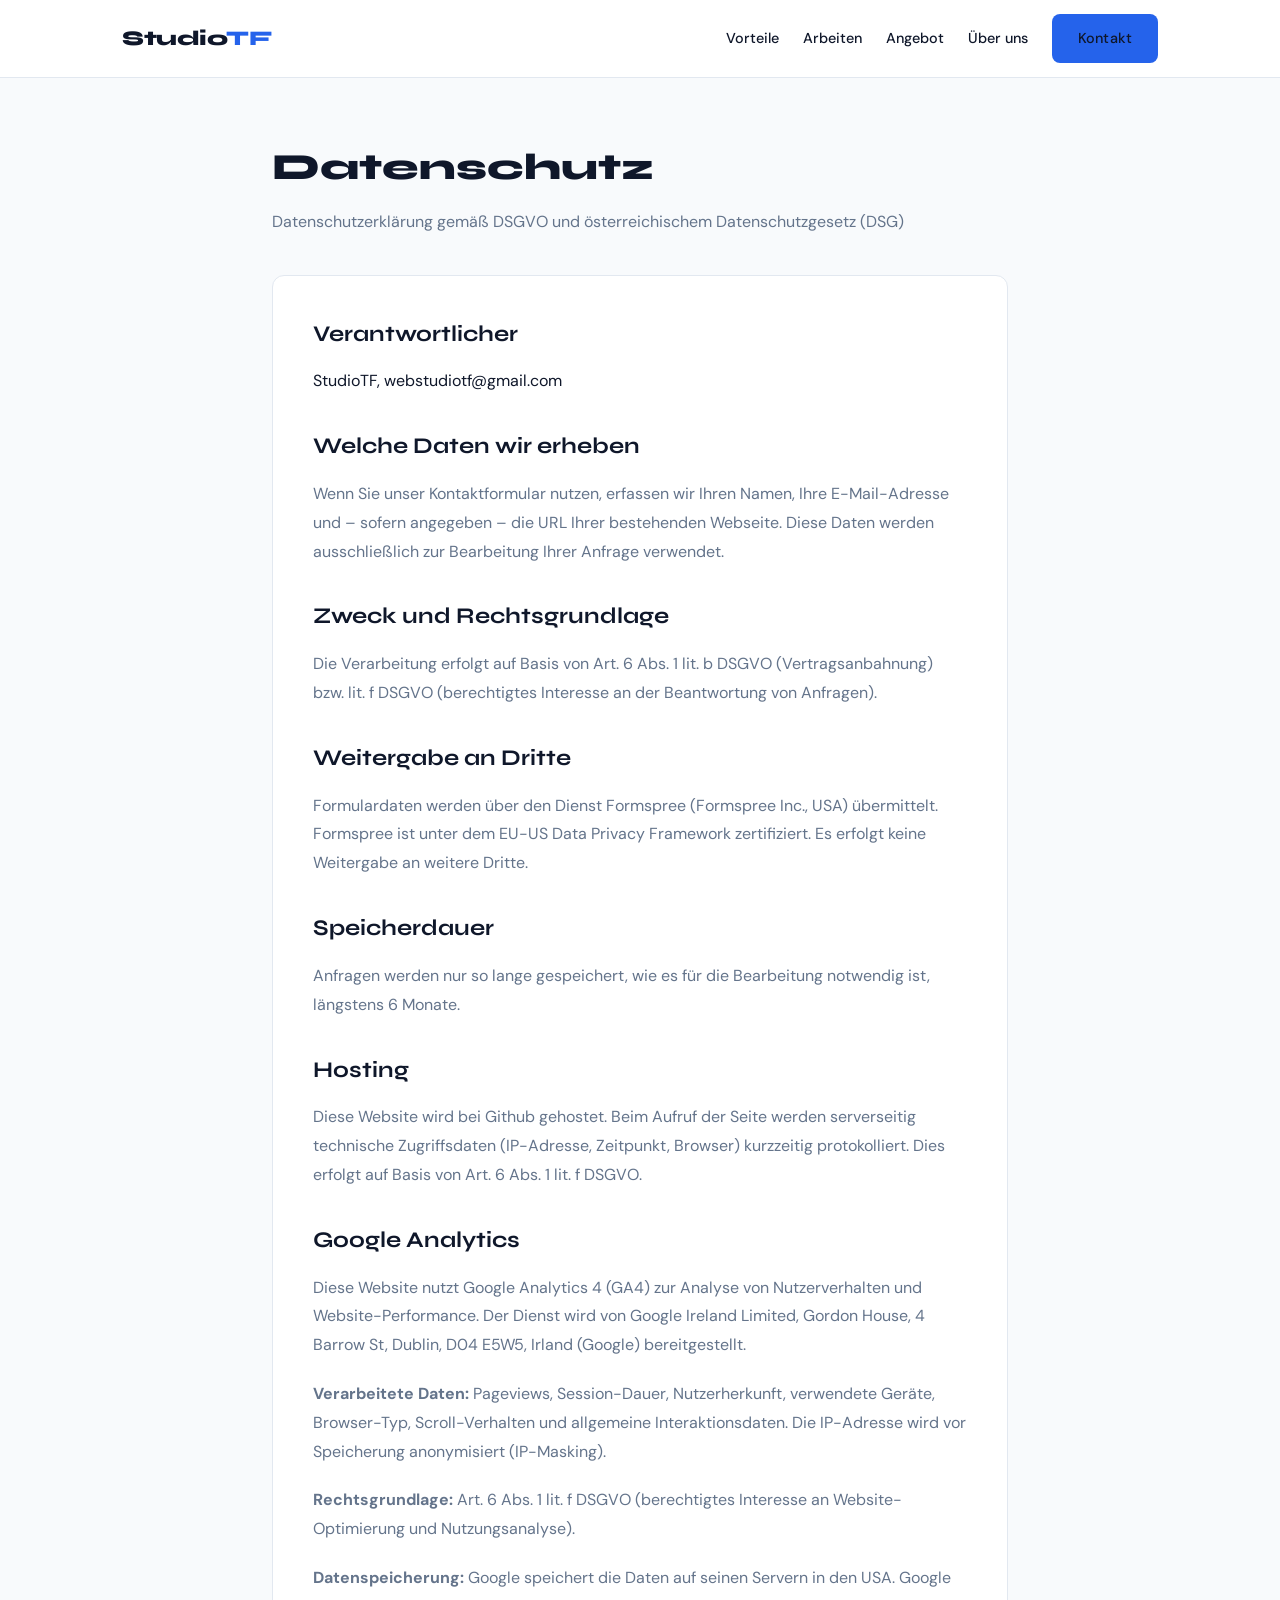
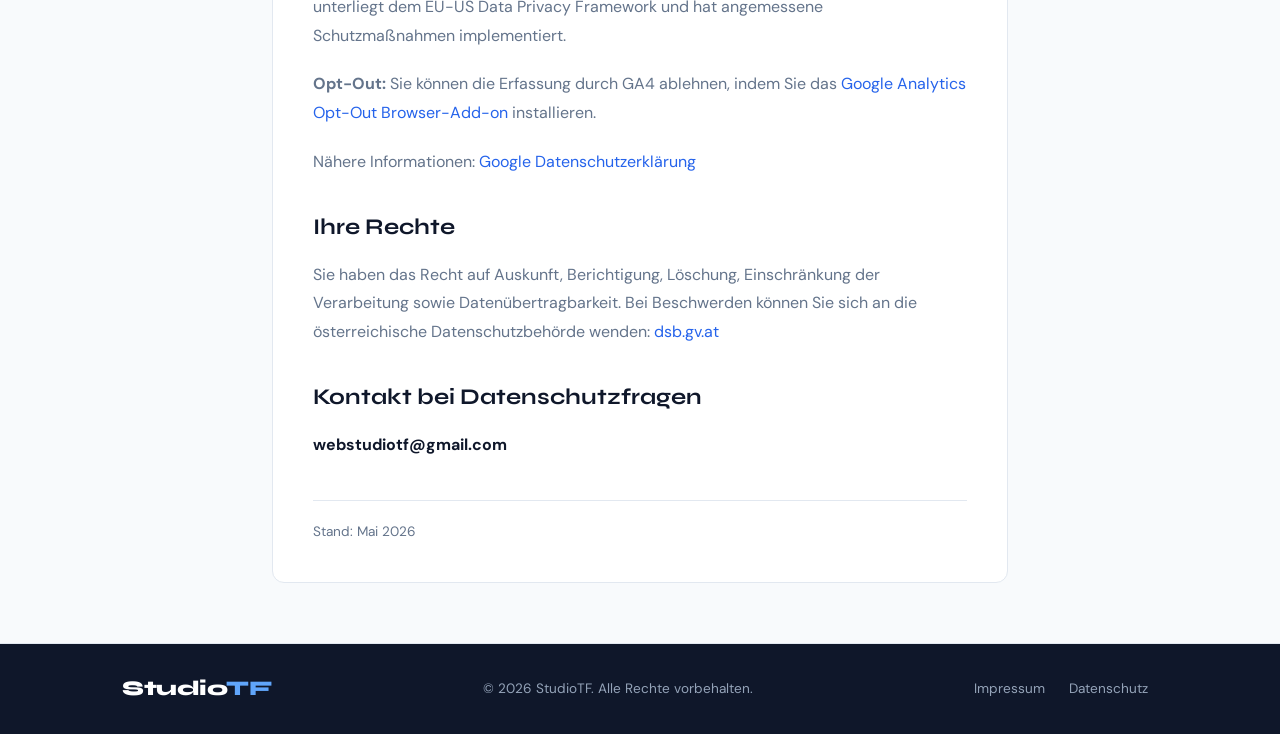
<file: datenschutz.html>
<!DOCTYPE html>
<html lang="de">
<head>
    <meta charset="UTF-8">
    <meta name="viewport" content="width=device-width, initial-scale=1.0">

    <!-- Primary SEO -->
    <title>Datenschutz | StudioTF – Webagentur Wien</title>
    <meta name="description" content="Datenschutzerklärung von StudioTF. Informationen zum Schutz Ihrer persönlichen Daten nach DSGVO.">
    <meta name="robots" content="index, follow">
    <link rel="canonical" href="https://www.studiostf.at/datenschutz">

    <!-- Google Analytics -->
    <script async src="https://www.googletagmanager.com/gtag/js?id=G-S6K00L10TM"></script>
    <script>
      window.dataLayer = window.dataLayer || [];
      function gtag(){dataLayer.push(arguments);}
      gtag('js', new Date());
      gtag('config', 'G-S6K00L10TM');
    </script>

    <link rel="stylesheet" href="style.css">
    <link rel="preconnect" href="https://fonts.googleapis.com">
    <link rel="preconnect" href="https://fonts.gstatic.com" crossorigin>
    <link href="https://fonts.googleapis.com/css2?family=Syne:wght@400;600;700;800&family=DM+Sans:ital,wght@0,300;0,400;0,500;1,300&display=swap" rel="stylesheet">
</head>
<body>

    <!-- HEADER -->
    <header class="main-header">
        <div class="container header-flex">
            <a href="index.html" class="logo">Studio<span>TF</span></a>
            <button class="nav-toggle" id="navToggle" aria-label="Menü öffnen">
                <span></span><span></span><span></span>
            </button>
            <nav class="nav-links" id="navLinks">
                <a href="index.html#vorteile">Vorteile</a>
                <a href="index.html#arbeiten">Arbeiten</a>
                <a href="index.html#angebot">Angebot</a>
                <a href="index.html#ueber-uns">Über uns</a>
                <a href="index.html#kontakt" class="btn btn-primary">Kontakt</a>
            </nav>
        </div>
    </header>

    <!-- LEGAL PAGE -->
    <section style="padding: 60px 0; background: var(--light-bg);">
        <div class="container" style="max-width: 800px;">
            <h1 style="font-family: var(--font-display); font-size: 2.3rem; font-weight: 800; margin-bottom: 12px;">Datenschutz</h1>
            <p style="color: var(--text-muted); margin-bottom: 40px; font-size: 1rem;">Datenschutzerklärung gemäß DSGVO und österreichischem Datenschutzgesetz (DSG)</p>

            <div style="background: white; padding: 40px; border-radius: var(--radius); border: 1px solid var(--border);">

                <h2 style="font-family: var(--font-display); font-size: 1.4rem; font-weight: 700; margin-top: 0; margin-bottom: 16px;">Verantwortlicher</h2>
                
                <p style="color: var(--dark); line-height: 1.8; margin-bottom: 20px;">
                    StudioTF,<!--, [Adresse wie oben]--> webstudiotf@gmail.com
                </p>

                <h2 style="font-family: var(--font-display); font-size: 1.4rem; font-weight: 700; margin-top: 32px; margin-bottom: 16px;">Welche Daten wir erheben</h2>
                
                <p style="color: var(--text-muted); line-height: 1.8; margin-bottom: 20px;">
                    Wenn Sie unser Kontaktformular nutzen, erfassen wir Ihren Namen, Ihre E-Mail-Adresse und – sofern angegeben – die URL Ihrer bestehenden Webseite. Diese Daten werden ausschließlich zur Bearbeitung Ihrer Anfrage verwendet.
                </p>

                <h2 style="font-family: var(--font-display); font-size: 1.4rem; font-weight: 700; margin-top: 32px; margin-bottom: 16px;">Zweck und Rechtsgrundlage</h2>
                
                <p style="color: var(--text-muted); line-height: 1.8; margin-bottom: 20px;">
                    Die Verarbeitung erfolgt auf Basis von Art. 6 Abs. 1 lit. b DSGVO (Vertragsanbahnung) bzw. lit. f DSGVO (berechtigtes Interesse an der Beantwortung von Anfragen).
                </p>

                <h2 style="font-family: var(--font-display); font-size: 1.4rem; font-weight: 700; margin-top: 32px; margin-bottom: 16px;">Weitergabe an Dritte</h2>
                
                <p style="color: var(--text-muted); line-height: 1.8; margin-bottom: 20px;">
                    Formulardaten werden über den Dienst Formspree (Formspree Inc., USA) übermittelt. Formspree ist unter dem EU-US Data Privacy Framework zertifiziert. Es erfolgt keine Weitergabe an weitere Dritte.
                </p>

                <h2 style="font-family: var(--font-display); font-size: 1.4rem; font-weight: 700; margin-top: 32px; margin-bottom: 16px;">Speicherdauer</h2>
                
                <p style="color: var(--text-muted); line-height: 1.8; margin-bottom: 20px;">
                    Anfragen werden nur so lange gespeichert, wie es für die Bearbeitung notwendig ist, längstens 6 Monate.
                </p>

                <h2 style="font-family: var(--font-display); font-size: 1.4rem; font-weight: 700; margin-top: 32px; margin-bottom: 16px;">Hosting</h2>
                
                <p style="color: var(--text-muted); line-height: 1.8; margin-bottom: 20px;">
                    Diese Website wird bei Github gehostet. Beim Aufruf der Seite werden serverseitig technische Zugriffsdaten (IP-Adresse, Zeitpunkt, Browser) kurzzeitig protokolliert. Dies erfolgt auf Basis von Art. 6 Abs. 1 lit. f DSGVO.
                </p>

                <h2 style="font-family: var(--font-display); font-size: 1.4rem; font-weight: 700; margin-top: 32px; margin-bottom: 16px;">Google Analytics</h2>
                
                <p style="color: var(--text-muted); line-height: 1.8; margin-bottom: 20px;">
                    Diese Website nutzt Google Analytics 4 (GA4) zur Analyse von Nutzerverhalten und Website-Performance. Der Dienst wird von Google Ireland Limited, Gordon House, 4 Barrow St, Dublin, D04 E5W5, Irland (Google) bereitgestellt.
                </p>

                <p style="color: var(--text-muted); line-height: 1.8; margin-bottom: 20px;">
                    <strong>Verarbeitete Daten:</strong> Pageviews, Session-Dauer, Nutzerherkunft, verwendete Geräte, Browser-Typ, Scroll-Verhalten und allgemeine Interaktionsdaten. Die IP-Adresse wird vor Speicherung anonymisiert (IP-Masking).
                </p>

                <p style="color: var(--text-muted); line-height: 1.8; margin-bottom: 20px;">
                    <strong>Rechtsgrundlage:</strong> Art. 6 Abs. 1 lit. f DSGVO (berechtigtes Interesse an Website-Optimierung und Nutzungsanalyse).
                </p>

                <p style="color: var(--text-muted); line-height: 1.8; margin-bottom: 20px;">
                    <strong>Datenspeicherung:</strong> Google speichert die Daten auf seinen Servern in den USA. Google unterliegt dem EU-US Data Privacy Framework und hat angemessene Schutzmaßnahmen implementiert.
                </p>

                <p style="color: var(--text-muted); line-height: 1.8; margin-bottom: 20px;">
                    <strong>Opt-Out:</strong> Sie können die Erfassung durch GA4 ablehnen, indem Sie das <a href="https://tools.google.com/dlpage/gaoptout?hl=de" target="_blank" rel="noopener noreferrer" style="color: var(--primary); text-decoration: none;">Google Analytics Opt-Out Browser-Add-on</a> installieren.
                </p>

                <p style="color: var(--text-muted); line-height: 1.8; margin-bottom: 20px;">
                    Nähere Informationen: <a href="https://policies.google.com/privacy?hl=de" target="_blank" rel="noopener noreferrer" style="color: var(--primary); text-decoration: none;">Google Datenschutzerklärung</a>
                </p>

                <h2 style="font-family: var(--font-display); font-size: 1.4rem; font-weight: 700; margin-top: 32px; margin-bottom: 16px;">Ihre Rechte</h2>
                
                <p style="color: var(--text-muted); line-height: 1.8; margin-bottom: 20px;">
                    Sie haben das Recht auf Auskunft, Berichtigung, Löschung, Einschränkung der Verarbeitung sowie Datenübertragbarkeit. Bei Beschwerden können Sie sich an die österreichische Datenschutzbehörde wenden: <a href="https://www.dsb.gv.at" target="_blank" rel="noopener noreferrer" style="color: var(--primary); text-decoration: none;">dsb.gv.at</a>
                </p>

                <h2 style="font-family: var(--font-display); font-size: 1.4rem; font-weight: 700; margin-top: 32px; margin-bottom: 16px;">Kontakt bei Datenschutzfragen</h2>
                
                <p style="color: var(--dark); line-height: 1.8; margin-bottom: 20px;">
                    <strong>webstudiotf@gmail.com</strong>
                </p>

                <div style="margin-top: 40px; padding-top: 20px; border-top: 1px solid var(--border);">
                    <p style="color: var(--text-muted); font-size: 0.85rem;">
                        Stand: Mai 2026
                    </p>
                </div>

            </div>
        </div>
    </section>

    <!-- FOOTER -->
    <footer class="main-footer">
        <div class="container footer-flex">
            <div class="logo">Studio<span>TF</span></div>
            <p>&copy; 2026 StudioTF. Alle Rechte vorbehalten.</p>
            <div class="footer-links">
                <a href="impressum.html">Impressum</a>
                <a href="datenschutz.html">Datenschutz</a>
            </div>
        </div>
    </footer>

    <script src="script.js"></script>
</body>
</html>
</file>
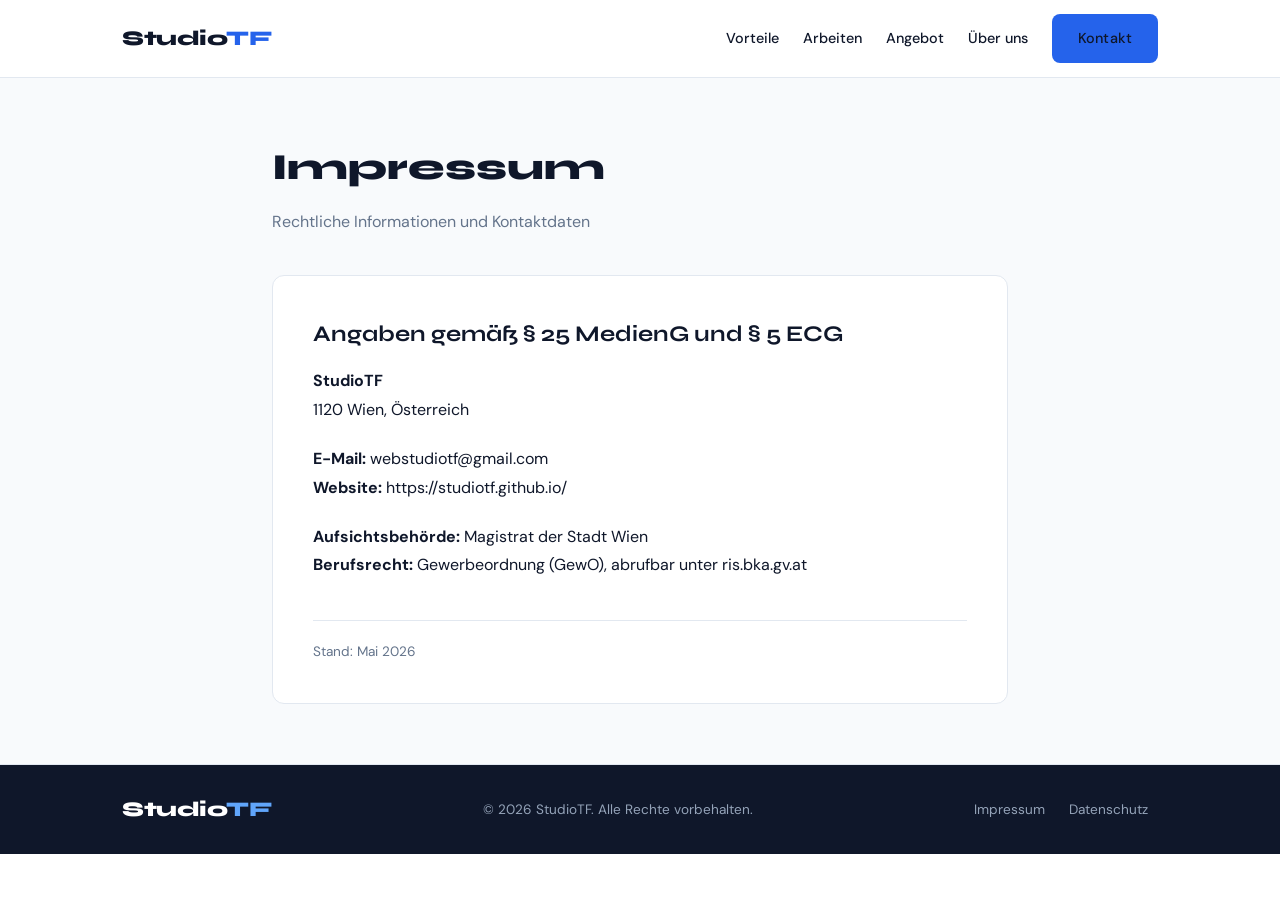
<file: impressum.html>
<!DOCTYPE html>
<html lang="de">
<head>
    <meta charset="UTF-8">
    <meta name="viewport" content="width=device-width, initial-scale=1.0">

    <!-- Primary SEO -->
    <title>Impressum | StudioTF – Webagentur Wien</title>
    <meta name="description" content="Impressum und Kontaktinformationen von StudioTF, Webagentur in Wien.">
    <meta name="robots" content="index, follow">
    <link rel="canonical" href="https://www.studiostf.at/impressum">

    <!-- Google Analytics -->
    <script async src="https://www.googletagmanager.com/gtag/js?id=G-S6K00L10TM"></script>
    <script>
      window.dataLayer = window.dataLayer || [];
      function gtag(){dataLayer.push(arguments);}
      gtag('js', new Date());
      gtag('config', 'G-S6K00L10TM');
    </script>

    <link rel="stylesheet" href="style.css">
    <link rel="preconnect" href="https://fonts.googleapis.com">
    <link rel="preconnect" href="https://fonts.gstatic.com" crossorigin>
    <link href="https://fonts.googleapis.com/css2?family=Syne:wght@400;600;700;800&family=DM+Sans:ital,wght@0,300;0,400;0,500;1,300&display=swap" rel="stylesheet">
</head>
<body>

    <!-- HEADER -->
    <header class="main-header">
        <div class="container header-flex">
            <a href="index.html" class="logo">Studio<span>TF</span></a>
            <button class="nav-toggle" id="navToggle" aria-label="Menü öffnen">
                <span></span><span></span><span></span>
            </button>
            <nav class="nav-links" id="navLinks">
                <a href="index.html#vorteile">Vorteile</a>
                <a href="index.html#arbeiten">Arbeiten</a>
                <a href="index.html#angebot">Angebot</a>
                <a href="index.html#ueber-uns">Über uns</a>
                <a href="index.html#kontakt" class="btn btn-primary">Kontakt</a>
            </nav>
        </div>
    </header>

    <!-- LEGAL PAGE -->
    <section style="padding: 60px 0; background: var(--light-bg);">
        <div class="container" style="max-width: 800px;">
            <h1 style="font-family: var(--font-display); font-size: 2.3rem; font-weight: 800; margin-bottom: 12px;">Impressum</h1>
            <p style="color: var(--text-muted); margin-bottom: 40px; font-size: 1rem;">Rechtliche Informationen und Kontaktdaten</p>

            <div style="background: white; padding: 40px; border-radius: var(--radius); border: 1px solid var(--border);">

                <h2 style="font-family: var(--font-display); font-size: 1.4rem; font-weight: 700; margin-top: 0; margin-bottom: 16px;">Angaben gemäß § 25 MedienG und § 5 ECG</h2>
                
                <p style="color: var(--dark); line-height: 1.8; margin-bottom: 20px;">
                    <strong>StudioTF</strong><br>
                    <!-- [Rechtsform – z.B. StudioTF e.U. / GmbH / OG]<br> -->
                    <!-- [Vorname Nachname – Inhaber / Geschäftsführer]<br> -->
                    <!-- [Straße und Hausnummer]<br> -->
                    1120 Wien, Österreich
                </p>

                <p style="color: var(--dark); line-height: 1.8; margin-bottom: 20px;">
                    <strong>E-Mail:</strong> webstudiotf@gmail.com<br>
                    <strong>Website:</strong> https://studiotf.github.io/<br>
                    <!-- <strong>Firmenbuchnummer:</strong> [falls zutreffend]<br> -->
                    <!-- <strong>UID-Nummer:</strong> [falls vorhanden, z.B. ATU12345678] -->
                </p>

                <p style="color: var(--dark); line-height: 1.8; margin-bottom: 20px;">
                    <strong>Aufsichtsbehörde:</strong> Magistrat der Stadt Wien<br>
                    <strong>Berufsrecht:</strong> Gewerbeordnung (GewO), abrufbar unter ris.bka.gv.at
                </p>

                <div style="margin-top: 40px; padding-top: 20px; border-top: 1px solid var(--border);">
                    <p style="color: var(--text-muted); font-size: 0.85rem;">
                        Stand: Mai 2026
                    </p>
                </div>

            </div>
        </div>
    </section>

    <!-- FOOTER -->
    <footer class="main-footer">
        <div class="container footer-flex">
            <div class="logo">Studio<span>TF</span></div>
            <p>&copy; 2026 StudioTF. Alle Rechte vorbehalten.</p>
            <div class="footer-links">
                <a href="impressum.html">Impressum</a>
                <a href="datenschutz.html">Datenschutz</a>
            </div>
        </div>
    </footer>

    <script src="script.js"></script>
</body>
</html>
</file>
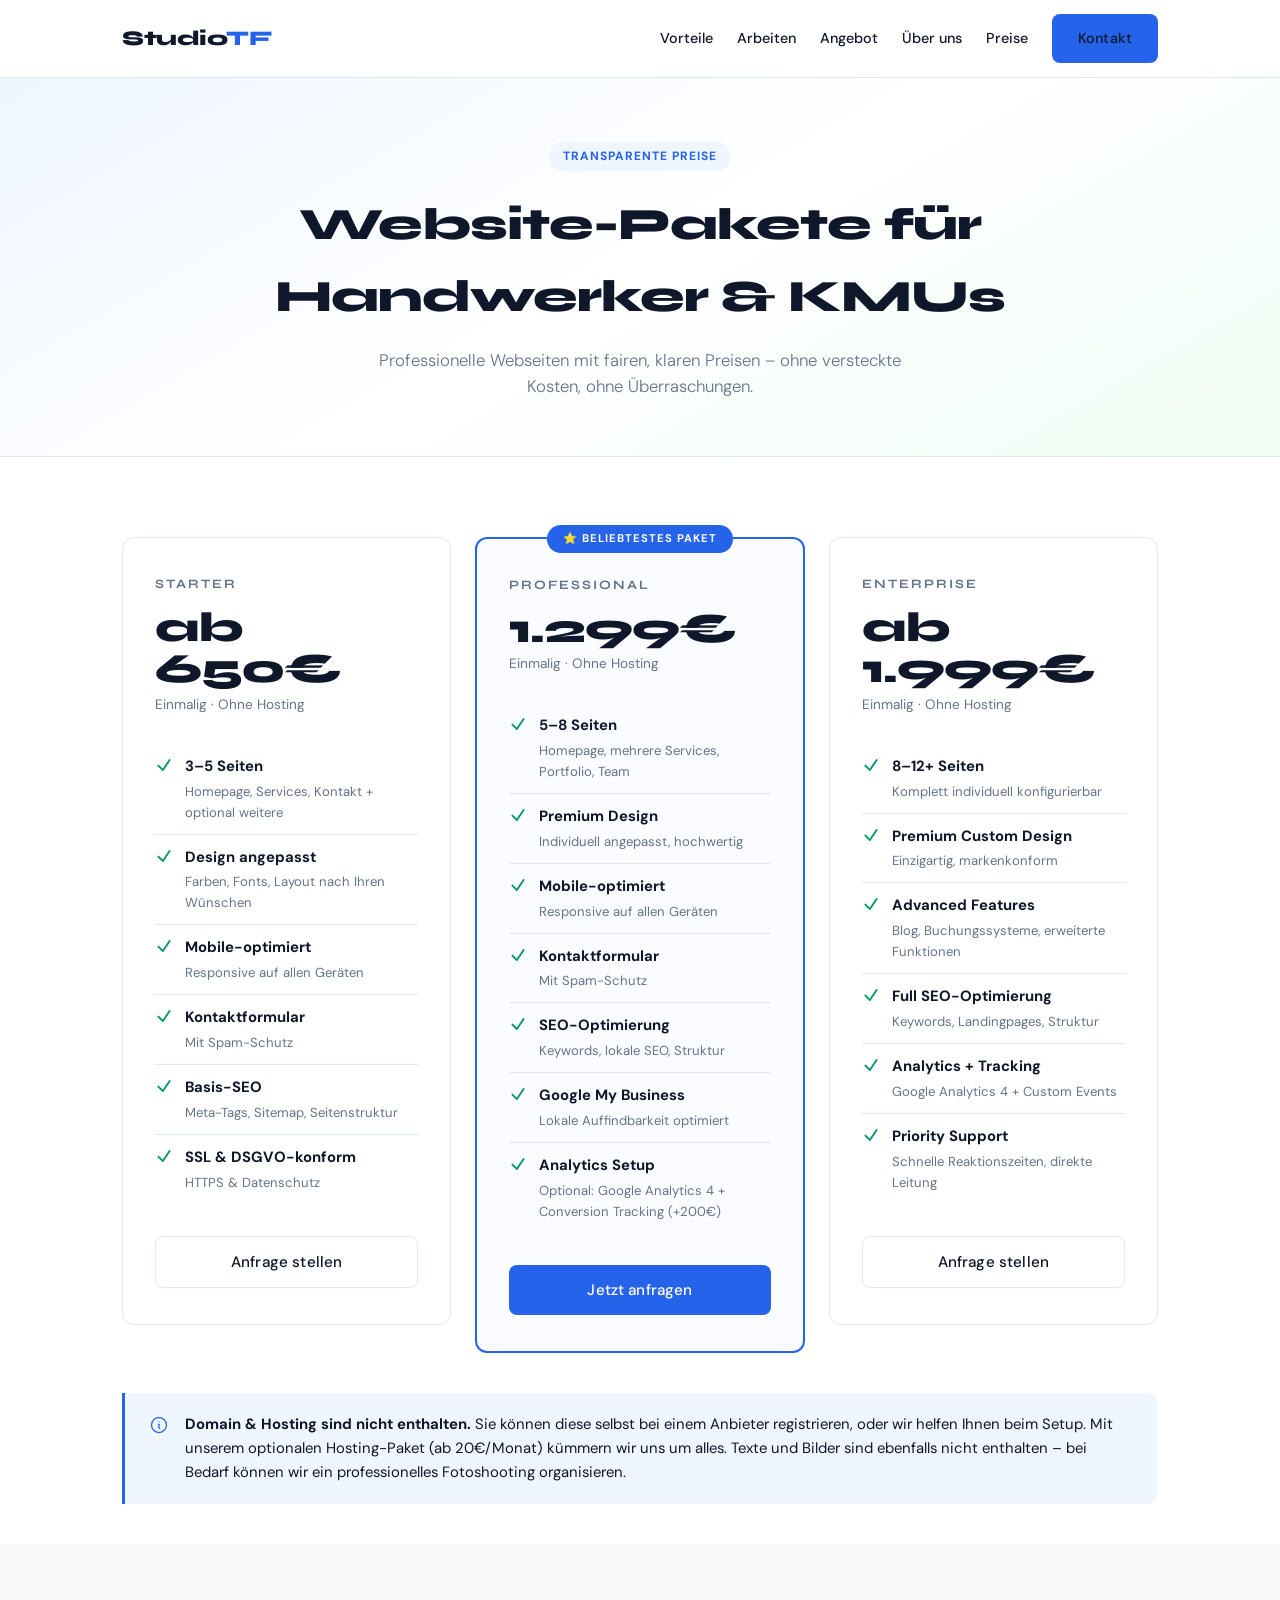
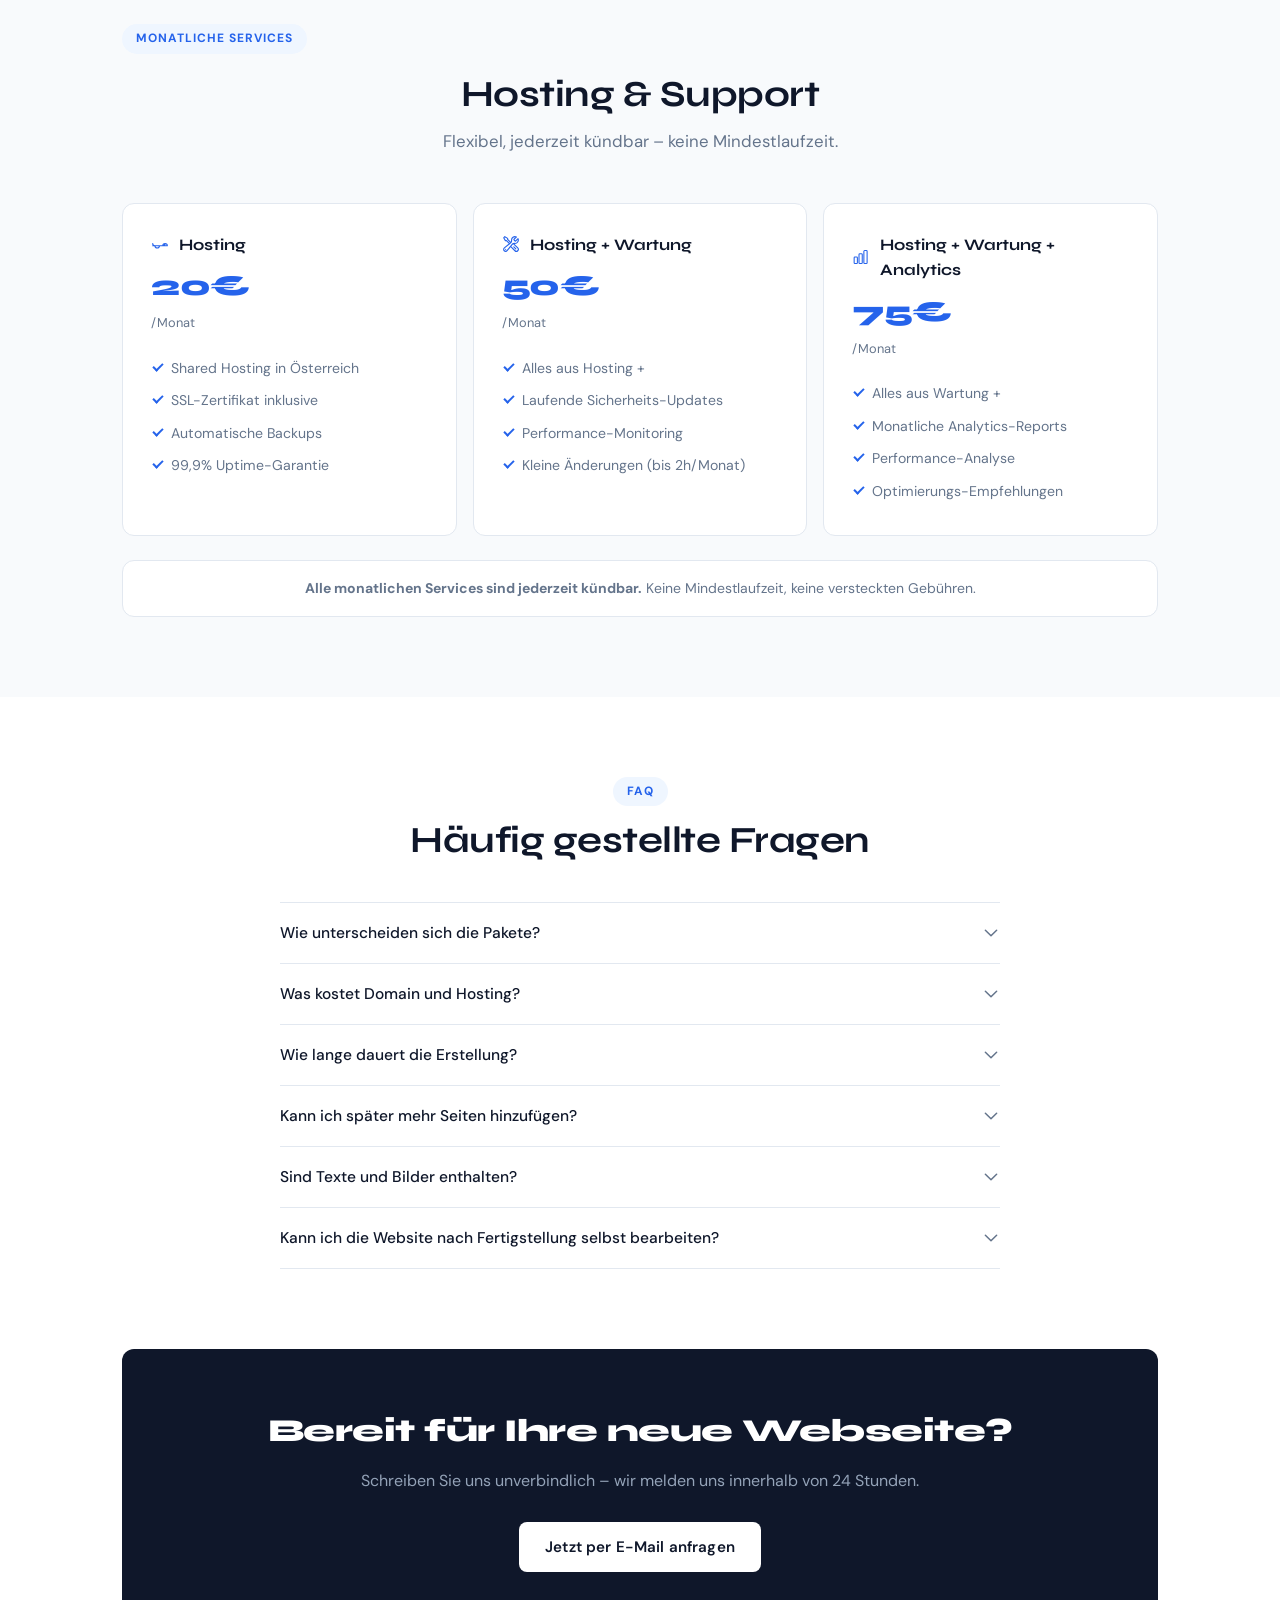
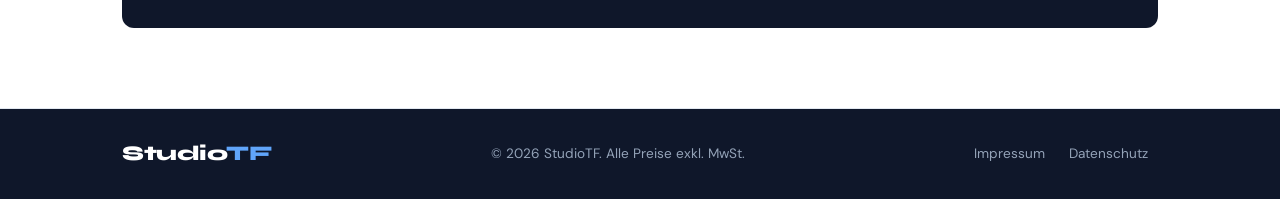
<file: preise.html>
<!DOCTYPE html>
<html lang="de">
<head>
    <meta charset="UTF-8">
    <meta name="viewport" content="width=device-width, initial-scale=1.0">

    <title>Preise & Pakete | StudioTF – Webagentur Wien</title>
    <meta name="description" content="Transparente Website-Preise für Wiener KMUs und Handwerker. Starter ab 650€, Professional 1.299€, Enterprise ab 1.999€. Hosting & Support optional dazu.">
    <meta name="robots" content="index, follow">
    <link rel="canonical" href="https://www.studiostf.at/preise.html">

    <link rel="stylesheet" href="style.css">
    <link rel="preconnect" href="https://fonts.googleapis.com">
    <link rel="preconnect" href="https://fonts.gstatic.com" crossorigin>
    <link href="https://fonts.googleapis.com/css2?family=Syne:wght@400;600;700;800&family=DM+Sans:ital,wght@0,300;0,400;0,500;1,300&display=swap" rel="stylesheet">
    <style>
        /* ── PAGE-SPECIFIC: Preise ── */

        .page-hero {
            padding: 64px 0 56px;
            text-align: center;
            background: linear-gradient(150deg, #EFF6FF 0%, #fff 50%, #F0FDF4 100%);
            border-bottom: 1px solid var(--border);
        }
        .page-hero h1 {
            font-family: var(--font-display);
            font-size: clamp(1.8rem, 4vw, 2.8rem);
            font-weight: 800;
            letter-spacing: -1px;
            margin-bottom: 14px;
        }
        .page-hero p {
            color: var(--text-muted);
            font-size: 1.05rem;
            max-width: 560px;
            margin: 0 auto;
            font-weight: 300;
        }

        /* ── MAIN PRICING CARDS ── */
        .pkg-section { padding: 80px 0 40px; }

        .pkg-grid {
            display: grid;
            grid-template-columns: 1fr;
            gap: 24px;
        }

        .pkg-card {
            background: var(--white);
            border: 1px solid var(--border);
            border-radius: var(--radius);
            padding: 36px 32px;
            display: flex;
            flex-direction: column;
            position: relative;
            transition: transform 0.2s ease, box-shadow 0.2s ease;
        }
        .pkg-card:hover {
            transform: translateY(-4px);
            box-shadow: 0 12px 40px rgba(37,99,235,0.08);
        }
        .pkg-card--featured {
            border: 2px solid var(--primary);
            background: #FAFCFF;
        }

        .pkg-featured-badge {
            position: absolute;
            top: -14px;
            left: 50%;
            transform: translateX(-50%);
            background: var(--primary);
            color: #fff;
            font-size: 0.7rem;
            font-weight: 700;
            text-transform: uppercase;
            letter-spacing: 1px;
            padding: 5px 16px;
            border-radius: 100px;
            white-space: nowrap;
        }

        .pkg-name {
            font-family: var(--font-display);
            font-size: 0.8rem;
            font-weight: 700;
            text-transform: uppercase;
            letter-spacing: 2px;
            color: var(--text-muted);
            margin-bottom: 12px;
        }
        .pkg-price {
            font-family: var(--font-display);
            font-size: 2.6rem;
            font-weight: 800;
            color: var(--dark);
            letter-spacing: -1px;
            line-height: 1;
            margin-bottom: 4px;
        }
        .pkg-price-note {
            font-size: 0.85rem;
            color: var(--text-muted);
            margin-bottom: 28px;
        }

        .pkg-features {
            list-style: none;
            margin-bottom: 32px;
            flex-grow: 1;
        }
        .pkg-features li {
            padding: 11px 0;
            border-bottom: 1px solid var(--border);
            font-size: 0.93rem;
            display: flex;
            align-items: flex-start;
            gap: 12px;
        }
        .pkg-features li:last-child { border-bottom: none; }
        .pkg-features li strong { display: block; margin-bottom: 2px; }
        .pkg-features li span { color: var(--text-muted); font-size: 0.82rem; display: block; }

        .pkg-check {
            width: 18px;
            height: 18px;
            color: #059669;
            flex-shrink: 0;
            margin-top: 1px;
        }

        /* ── INFO NOTE ── */
        .info-note {
            display: flex;
            gap: 16px;
            align-items: flex-start;
            background: #EFF6FF;
            border-left: 3px solid var(--primary);
            border-radius: 0 var(--radius) var(--radius) 0;
            padding: 20px 24px;
            margin: 40px 0 0;
            font-size: 0.93rem;
        }
        .info-note svg { width: 20px; height: 20px; color: var(--primary); flex-shrink: 0; margin-top: 2px; }
        .info-note p { color: var(--dark); line-height: 1.6; margin: 0; }

        /* ── MONTHLY / HOSTING ── */
        .hosting-section {
            padding: 80px 0;
            background: var(--light-bg);
        }
        .hosting-section .section-title { text-align: center; }

        .hosting-grid {
            display: grid;
            grid-template-columns: 1fr;
            gap: 16px;
            margin-top: 40px;
        }
        .hosting-card {
            background: var(--white);
            border: 1px solid var(--border);
            border-radius: var(--radius);
            padding: 28px;
            transition: border-color 0.2s, box-shadow 0.2s;
        }
        .hosting-card:hover {
            border-color: var(--primary);
            box-shadow: 0 4px 20px rgba(37,99,235,0.07);
        }
        .hosting-card-title {
            font-family: var(--font-display);
            font-size: 1rem;
            font-weight: 700;
            margin-bottom: 6px;
            display: flex;
            align-items: center;
            gap: 10px;
        }
        .hosting-card-title svg { width: 18px; height: 18px; color: var(--primary); }
        .hosting-price {
            font-family: var(--font-display);
            font-size: 1.8rem;
            font-weight: 800;
            color: var(--primary);
            letter-spacing: -0.5px;
            margin-bottom: 4px;
        }
        .hosting-price-note {
            font-size: 0.8rem;
            color: var(--text-muted);
            margin-bottom: 18px;
        }
        .hosting-features {
            list-style: none;
        }
        .hosting-features li {
            font-size: 0.88rem;
            color: var(--text-muted);
            padding: 5px 0;
            padding-left: 20px;
            position: relative;
        }
        .hosting-features li::before {
            content: '';
            position: absolute;
            left: 2px;
            top: 11px;
            width: 8px;
            height: 4px;
            border-left: 2px solid var(--primary);
            border-bottom: 2px solid var(--primary);
            transform: rotate(-45deg);
        }

        .hosting-note {
            margin-top: 24px;
            text-align: center;
            font-size: 0.875rem;
            color: var(--text-muted);
            padding: 16px;
            background: var(--white);
            border-radius: var(--radius);
            border: 1px solid var(--border);
        }

        /* ── FAQ ── */
        .faq-section { padding: 80px 0; }
        .faq-section .section-title { text-align: center; margin-bottom: 40px; }

        .faq-list { max-width: 720px; margin: 0 auto; }
        .faq-item {
            border-bottom: 1px solid var(--border);
        }
        .faq-item:first-child { border-top: 1px solid var(--border); }

        .faq-question {
            width: 100%;
            background: none;
            border: none;
            text-align: left;
            padding: 20px 0;
            font-family: var(--font-body);
            font-size: 0.97rem;
            font-weight: 500;
            color: var(--dark);
            cursor: pointer;
            display: flex;
            justify-content: space-between;
            align-items: center;
            gap: 16px;
        }
        .faq-question:hover { color: var(--primary); }
        .faq-chevron {
            width: 18px;
            height: 18px;
            color: var(--text-muted);
            flex-shrink: 0;
            transition: transform 0.25s ease;
        }
        .faq-item.open .faq-chevron { transform: rotate(180deg); }

        .faq-answer {
            display: none;
            padding-bottom: 20px;
            font-size: 0.93rem;
            color: var(--text-muted);
            line-height: 1.7;
        }
        .faq-item.open .faq-answer { display: block; }

        /* ── CTA BANNER ── */
        .cta-banner {
            margin: 0 0 80px;
            background: var(--dark);
            border-radius: var(--radius);
            padding: 56px 40px;
            text-align: center;
            color: #fff;
        }
        .cta-banner h2 {
            font-family: var(--font-display);
            font-size: clamp(1.5rem, 3vw, 2rem);
            font-weight: 800;
            margin-bottom: 12px;
            letter-spacing: -0.5px;
        }
        .cta-banner p {
            color: #94A3B8;
            margin-bottom: 28px;
            font-size: 1rem;
        }

        /* ── RESPONSIVE ── */
        @media (min-width: 768px) {
            .pkg-grid { grid-template-columns: repeat(3, 1fr); align-items: start; }
            .hosting-grid { grid-template-columns: repeat(3, 1fr); }
        }
        @media (max-width: 767px) {
            .pkg-card { padding: 28px 24px; }
            .cta-banner { padding: 40px 24px; }
        }
    </style>
</head>
<body>

    <!-- HEADER -->
    <header class="main-header">
        <div class="container header-flex">
            <a href="index.html" class="logo">Studio<span>TF</span></a>
            <button class="nav-toggle" id="navToggle" aria-label="Menü öffnen">
                <span></span><span></span><span></span>
            </button>
            <nav class="nav-links" id="navLinks">
                <a href="index.html#vorteile">Vorteile</a>
                <a href="index.html#arbeiten">Arbeiten</a>
                <a href="index.html#angebot">Angebot</a>
                <a href="index.html#ueber-uns">Über uns</a>
                <a href="preise.html">Preise</a>
                <a href="index.html#kontakt" class="btn btn-primary">Kontakt</a>
            </nav>
        </div>
    </header>

    <!-- PAGE HERO -->
    <div class="page-hero">
        <div class="container">
            <span class="badge">Transparente Preise</span>
            <h1>Website-Pakete für<br>Handwerker & KMUs</h1>
            <p>Professionelle Webseiten mit fairen, klaren Preisen – ohne versteckte Kosten, ohne Überraschungen.</p>
        </div>
    </div>

    <!-- PRICING PACKAGES -->
    <section class="pkg-section">
        <div class="container">
            <div class="pkg-grid">

                <!-- STARTER -->
                <div class="pkg-card reveal">
                    <div class="pkg-name">Starter</div>
                    <div class="pkg-price">ab 650€</div>
                    <div class="pkg-price-note">Einmalig &middot; Ohne Hosting</div>
                    <ul class="pkg-features">
                        <li>
                            <svg class="pkg-check" xmlns="http://www.w3.org/2000/svg" fill="none" viewBox="0 0 24 24" stroke-width="2.5" stroke="currentColor"><path stroke-linecap="round" stroke-linejoin="round" d="m4.5 12.75 6 6 9-13.5"/></svg>
                            <div><strong>3–5 Seiten</strong><span>Homepage, Services, Kontakt + optional weitere</span></div>
                        </li>
                        <li>
                            <svg class="pkg-check" xmlns="http://www.w3.org/2000/svg" fill="none" viewBox="0 0 24 24" stroke-width="2.5" stroke="currentColor"><path stroke-linecap="round" stroke-linejoin="round" d="m4.5 12.75 6 6 9-13.5"/></svg>
                            <div><strong>Design angepasst</strong><span>Farben, Fonts, Layout nach Ihren Wünschen</span></div>
                        </li>
                        <li>
                            <svg class="pkg-check" xmlns="http://www.w3.org/2000/svg" fill="none" viewBox="0 0 24 24" stroke-width="2.5" stroke="currentColor"><path stroke-linecap="round" stroke-linejoin="round" d="m4.5 12.75 6 6 9-13.5"/></svg>
                            <div><strong>Mobile-optimiert</strong><span>Responsive auf allen Geräten</span></div>
                        </li>
                        <li>
                            <svg class="pkg-check" xmlns="http://www.w3.org/2000/svg" fill="none" viewBox="0 0 24 24" stroke-width="2.5" stroke="currentColor"><path stroke-linecap="round" stroke-linejoin="round" d="m4.5 12.75 6 6 9-13.5"/></svg>
                            <div><strong>Kontaktformular</strong><span>Mit Spam-Schutz</span></div>
                        </li>
                        <li>
                            <svg class="pkg-check" xmlns="http://www.w3.org/2000/svg" fill="none" viewBox="0 0 24 24" stroke-width="2.5" stroke="currentColor"><path stroke-linecap="round" stroke-linejoin="round" d="m4.5 12.75 6 6 9-13.5"/></svg>
                            <div><strong>Basis-SEO</strong><span>Meta-Tags, Sitemap, Seitenstruktur</span></div>
                        </li>
                        <li>
                            <svg class="pkg-check" xmlns="http://www.w3.org/2000/svg" fill="none" viewBox="0 0 24 24" stroke-width="2.5" stroke="currentColor"><path stroke-linecap="round" stroke-linejoin="round" d="m4.5 12.75 6 6 9-13.5"/></svg>
                            <div><strong>SSL & DSGVO-konform</strong><span>HTTPS & Datenschutz</span></div>
                        </li>
                    </ul>
                    <a href="mailto:webstudiotf@gmail.com?subject=Anfrage%20Starter-Paket" class="btn btn-ghost btn-block">Anfrage stellen</a>
                </div>

                <!-- PROFESSIONAL (featured) -->
                <div class="pkg-card pkg-card--featured reveal">
                    <div class="pkg-featured-badge">⭐ Beliebtestes Paket</div>
                    <div class="pkg-name">Professional</div>
                    <div class="pkg-price">1.299€</div>
                    <div class="pkg-price-note">Einmalig &middot; Ohne Hosting</div>
                    <ul class="pkg-features">
                        <li>
                            <svg class="pkg-check" xmlns="http://www.w3.org/2000/svg" fill="none" viewBox="0 0 24 24" stroke-width="2.5" stroke="currentColor"><path stroke-linecap="round" stroke-linejoin="round" d="m4.5 12.75 6 6 9-13.5"/></svg>
                            <div><strong>5–8 Seiten</strong><span>Homepage, mehrere Services, Portfolio, Team</span></div>
                        </li>
                        <li>
                            <svg class="pkg-check" xmlns="http://www.w3.org/2000/svg" fill="none" viewBox="0 0 24 24" stroke-width="2.5" stroke="currentColor"><path stroke-linecap="round" stroke-linejoin="round" d="m4.5 12.75 6 6 9-13.5"/></svg>
                            <div><strong>Premium Design</strong><span>Individuell angepasst, hochwertig</span></div>
                        </li>
                        <li>
                            <svg class="pkg-check" xmlns="http://www.w3.org/2000/svg" fill="none" viewBox="0 0 24 24" stroke-width="2.5" stroke="currentColor"><path stroke-linecap="round" stroke-linejoin="round" d="m4.5 12.75 6 6 9-13.5"/></svg>
                            <div><strong>Mobile-optimiert</strong><span>Responsive auf allen Geräten</span></div>
                        </li>
                        <li>
                            <svg class="pkg-check" xmlns="http://www.w3.org/2000/svg" fill="none" viewBox="0 0 24 24" stroke-width="2.5" stroke="currentColor"><path stroke-linecap="round" stroke-linejoin="round" d="m4.5 12.75 6 6 9-13.5"/></svg>
                            <div><strong>Kontaktformular</strong><span>Mit Spam-Schutz</span></div>
                        </li>
                        <li>
                            <svg class="pkg-check" xmlns="http://www.w3.org/2000/svg" fill="none" viewBox="0 0 24 24" stroke-width="2.5" stroke="currentColor"><path stroke-linecap="round" stroke-linejoin="round" d="m4.5 12.75 6 6 9-13.5"/></svg>
                            <div><strong>SEO-Optimierung</strong><span>Keywords, lokale SEO, Struktur</span></div>
                        </li>
                        <li>
                            <svg class="pkg-check" xmlns="http://www.w3.org/2000/svg" fill="none" viewBox="0 0 24 24" stroke-width="2.5" stroke="currentColor"><path stroke-linecap="round" stroke-linejoin="round" d="m4.5 12.75 6 6 9-13.5"/></svg>
                            <div><strong>Google My Business</strong><span>Lokale Auffindbarkeit optimiert</span></div>
                        </li>
                        <li>
                            <svg class="pkg-check" xmlns="http://www.w3.org/2000/svg" fill="none" viewBox="0 0 24 24" stroke-width="2.5" stroke="currentColor"><path stroke-linecap="round" stroke-linejoin="round" d="m4.5 12.75 6 6 9-13.5"/></svg>
                            <div><strong>Analytics Setup</strong><span>Optional: Google Analytics 4 + Conversion Tracking (+200€)</span></div>
                        </li>
                    </ul>
                    <a href="mailto:webstudiotf@gmail.com?subject=Anfrage%20Professional-Paket" class="btn btn-primary btn-block">Jetzt anfragen</a>
                </div>

                <!-- ENTERPRISE -->
                <div class="pkg-card reveal">
                    <div class="pkg-name">Enterprise</div>
                    <div class="pkg-price">ab 1.999€</div>
                    <div class="pkg-price-note">Einmalig &middot; Ohne Hosting</div>
                    <ul class="pkg-features">
                        <li>
                            <svg class="pkg-check" xmlns="http://www.w3.org/2000/svg" fill="none" viewBox="0 0 24 24" stroke-width="2.5" stroke="currentColor"><path stroke-linecap="round" stroke-linejoin="round" d="m4.5 12.75 6 6 9-13.5"/></svg>
                            <div><strong>8–12+ Seiten</strong><span>Komplett individuell konfigurierbar</span></div>
                        </li>
                        <li>
                            <svg class="pkg-check" xmlns="http://www.w3.org/2000/svg" fill="none" viewBox="0 0 24 24" stroke-width="2.5" stroke="currentColor"><path stroke-linecap="round" stroke-linejoin="round" d="m4.5 12.75 6 6 9-13.5"/></svg>
                            <div><strong>Premium Custom Design</strong><span>Einzigartig, markenkonform</span></div>
                        </li>
                        <li>
                            <svg class="pkg-check" xmlns="http://www.w3.org/2000/svg" fill="none" viewBox="0 0 24 24" stroke-width="2.5" stroke="currentColor"><path stroke-linecap="round" stroke-linejoin="round" d="m4.5 12.75 6 6 9-13.5"/></svg>
                            <div><strong>Advanced Features</strong><span>Blog, Buchungssysteme, erweiterte Funktionen</span></div>
                        </li>
                        <li>
                            <svg class="pkg-check" xmlns="http://www.w3.org/2000/svg" fill="none" viewBox="0 0 24 24" stroke-width="2.5" stroke="currentColor"><path stroke-linecap="round" stroke-linejoin="round" d="m4.5 12.75 6 6 9-13.5"/></svg>
                            <div><strong>Full SEO-Optimierung</strong><span>Keywords, Landingpages, Struktur</span></div>
                        </li>
                        <li>
                            <svg class="pkg-check" xmlns="http://www.w3.org/2000/svg" fill="none" viewBox="0 0 24 24" stroke-width="2.5" stroke="currentColor"><path stroke-linecap="round" stroke-linejoin="round" d="m4.5 12.75 6 6 9-13.5"/></svg>
                            <div><strong>Analytics + Tracking</strong><span>Google Analytics 4 + Custom Events</span></div>
                        </li>
                        <li>
                            <svg class="pkg-check" xmlns="http://www.w3.org/2000/svg" fill="none" viewBox="0 0 24 24" stroke-width="2.5" stroke="currentColor"><path stroke-linecap="round" stroke-linejoin="round" d="m4.5 12.75 6 6 9-13.5"/></svg>
                            <div><strong>Priority Support</strong><span>Schnelle Reaktionszeiten, direkte Leitung</span></div>
                        </li>
                    </ul>
                    <a href="mailto:webstudiotf@gmail.com?subject=Anfrage%20Enterprise-Paket" class="btn btn-ghost btn-block">Anfrage stellen</a>
                </div>
            </div>

            <!-- Info Note -->
            <div class="info-note">
                <svg xmlns="http://www.w3.org/2000/svg" fill="none" viewBox="0 0 24 24" stroke-width="1.5" stroke="currentColor"><path stroke-linecap="round" stroke-linejoin="round" d="m11.25 11.25.041-.02a.75.75 0 0 1 1.063.852l-.708 2.836a.75.75 0 0 0 1.063.853l.041-.021M21 12a9 9 0 1 1-18 0 9 9 0 0 1 18 0Zm-9-3.75h.008v.008H12V8.25Z" /></svg>
                <p><strong>Domain & Hosting sind nicht enthalten.</strong> Sie können diese selbst bei einem Anbieter registrieren, oder wir helfen Ihnen beim Setup. Mit unserem optionalen Hosting-Paket (ab 20€/Monat) kümmern wir uns um alles. Texte und Bilder sind ebenfalls nicht enthalten – bei Bedarf können wir ein professionelles Fotoshooting organisieren.</p>
            </div>
        </div>
    </section>

    <!-- HOSTING / MONTHLY -->
    <section class="hosting-section">
        <div class="container">
            <span class="badge">Monatliche Services</span>
            <h2 class="section-title">Hosting & Support</h2>
            <p class="section-subtitle">Flexibel, jederzeit kündbar – keine Mindestlaufzeit.</p>

            <div class="hosting-grid">
                <div class="hosting-card">
                    <div class="hosting-card-title">
                        <svg xmlns="http://www.w3.org/2000/svg" fill="none" viewBox="0 0 24 24" stroke-width="1.5" stroke="currentColor"><path stroke-linecap="round" stroke-linejoin="round" d="M5.25 14.25h13.5m-13.5 0a3 3 0 0 1-3-3m3 3a3 3 0 1 0 6 0m-6 0H2.25m13.5 0a3 3 0 0 0 3-3m-3 3a3 3 0 1 1 6 0m-6 0h3.75m-3.75 0H21" /></svg>
                        Hosting
                    </div>
                    <div class="hosting-price">20€</div>
                    <div class="hosting-price-note">/Monat</div>
                    <ul class="hosting-features">
                        <li>Shared Hosting in Österreich</li>
                        <li>SSL-Zertifikat inklusive</li>
                        <li>Automatische Backups</li>
                        <li>99,9% Uptime-Garantie</li>
                    </ul>
                </div>

                <div class="hosting-card">
                    <div class="hosting-card-title">
                        <svg xmlns="http://www.w3.org/2000/svg" fill="none" viewBox="0 0 24 24" stroke-width="1.5" stroke="currentColor"><path stroke-linecap="round" stroke-linejoin="round" d="M11.42 15.17 17.25 21A2.652 2.652 0 0 0 21 17.25l-5.877-5.877M11.42 15.17l2.496-3.03c.317-.384.74-.626 1.208-.766M11.42 15.17l-4.655 5.653a2.548 2.548 0 1 1-3.586-3.586l6.837-5.63m5.108-.233c.55-.164 1.163-.188 1.743-.14a4.5 4.5 0 0 0 4.486-6.336l-3.276 3.277a3.004 3.004 0 0 1-2.25-2.25l3.276-3.276a4.5 4.5 0 0 0-6.336 4.486c.091 1.076-.071 2.264-.904 2.95l-.102.085m-1.745 1.437L5.909 7.5H4.5L2.25 3.75l1.5-1.5L7.5 4.5v1.409l4.26 4.26m-1.745 1.437 1.745-1.437m6.615 8.206L15.75 15.75M4.867 19.125h.008v.008h-.008v-.008Z" /></svg>
                        Hosting + Wartung
                    </div>
                    <div class="hosting-price">50€</div>
                    <div class="hosting-price-note">/Monat</div>
                    <ul class="hosting-features">
                        <li>Alles aus Hosting +</li>
                        <li>Laufende Sicherheits-Updates</li>
                        <li>Performance-Monitoring</li>
                        <li>Kleine Änderungen (bis 2h/Monat)</li>
                    </ul>
                </div>

                <div class="hosting-card">
                    <div class="hosting-card-title">
                        <svg xmlns="http://www.w3.org/2000/svg" fill="none" viewBox="0 0 24 24" stroke-width="1.5" stroke="currentColor"><path stroke-linecap="round" stroke-linejoin="round" d="M3 13.125C3 12.504 3.504 12 4.125 12h2.25c.621 0 1.125.504 1.125 1.125v6.75C7.5 20.496 6.996 21 6.375 21h-2.25A1.125 1.125 0 0 1 3 19.875v-6.75ZM9.75 8.625c0-.621.504-1.125 1.125-1.125h2.25c.621 0 1.125.504 1.125 1.125v11.25c0 .621-.504 1.125-1.125 1.125h-2.25a1.125 1.125 0 0 1-1.125-1.125V8.625ZM16.5 4.125c0-.621.504-1.125 1.125-1.125h2.25C20.496 3 21 3.504 21 4.125v15.75c0 .621-.504 1.125-1.125 1.125h-2.25a1.125 1.125 0 0 1-1.125-1.125V4.125Z" /></svg>
                        Hosting + Wartung + Analytics
                    </div>
                    <div class="hosting-price">75€</div>
                    <div class="hosting-price-note">/Monat</div>
                    <ul class="hosting-features">
                        <li>Alles aus Wartung +</li>
                        <li>Monatliche Analytics-Reports</li>
                        <li>Performance-Analyse</li>
                        <li>Optimierungs-Empfehlungen</li>
                    </ul>
                </div>
            </div>

            <p class="hosting-note"><strong>Alle monatlichen Services sind jederzeit kündbar.</strong> Keine Mindestlaufzeit, keine versteckten Gebühren.</p>
        </div>
    </section>

    <!-- FAQ -->
    <section class="faq-section">
        <div class="container">
            <span class="badge" style="display:block;text-align:center;width:fit-content;margin:0 auto 12px;">FAQ</span>
            <h2 class="section-title">Häufig gestellte Fragen</h2>

            <div class="faq-list">
                <div class="faq-item">
                    <button class="faq-question">
                        Wie unterscheiden sich die Pakete?
                        <svg class="faq-chevron" xmlns="http://www.w3.org/2000/svg" fill="none" viewBox="0 0 24 24" stroke-width="2" stroke="currentColor"><path stroke-linecap="round" stroke-linejoin="round" d="m19.5 8.25-7.5 7.5-7.5-7.5"/></svg>
                    </button>
                    <div class="faq-answer">
                        <strong>Starter</strong> ist ideal für kleine Betriebe, die schnell und unkompliziert online gehen möchten (3–5 Seiten).<br>
                        <strong>Professional</strong> ist unser meistgebuchtes Paket für Handwerker und KMUs – mehr Seiten, vollständige SEO-Optimierung und Google My Business (5–8 Seiten).<br>
                        <strong>Enterprise</strong> ist für größere Projekte mit individuellen Anforderungen, erweiterten Funktionen wie Blog oder Buchungssystemen und Priority Support.
                    </div>
                </div>
                <div class="faq-item">
                    <button class="faq-question">
                        Was kostet Domain und Hosting?
                        <svg class="faq-chevron" xmlns="http://www.w3.org/2000/svg" fill="none" viewBox="0 0 24 24" stroke-width="2" stroke="currentColor"><path stroke-linecap="round" stroke-linejoin="round" d="m19.5 8.25-7.5 7.5-7.5-7.5"/></svg>
                    </button>
                    <div class="faq-answer">
                        Eine .at-Domain kostet ca. 10–15€ pro Jahr und kann bei jedem Anbieter registriert werden. Hosting ist ein optionaler Zusatz – mit unserem Hosting-Paket zahlen Sie nur 20€/Monat und wir kümmern uns um alles.
                    </div>
                </div>
                <div class="faq-item">
                    <button class="faq-question">
                        Wie lange dauert die Erstellung?
                        <svg class="faq-chevron" xmlns="http://www.w3.org/2000/svg" fill="none" viewBox="0 0 24 24" stroke-width="2" stroke="currentColor"><path stroke-linecap="round" stroke-linejoin="round" d="m19.5 8.25-7.5 7.5-7.5-7.5"/></svg>
                    </button>
                    <div class="faq-answer">
                        Starter: ca. 2 Wochen &nbsp;|&nbsp; Professional: ca. 3 Wochen &nbsp;|&nbsp; Enterprise: ca. 4–6 Wochen. Erste Designentwürfe erhalten Sie bereits innerhalb von 48 Stunden nach Auftragsstart.
                    </div>
                </div>
                <div class="faq-item">
                    <button class="faq-question">
                        Kann ich später mehr Seiten hinzufügen?
                        <svg class="faq-chevron" xmlns="http://www.w3.org/2000/svg" fill="none" viewBox="0 0 24 24" stroke-width="2" stroke="currentColor"><path stroke-linecap="round" stroke-linejoin="round" d="m19.5 8.25-7.5 7.5-7.5-7.5"/></svg>
                    </button>
                    <div class="faq-answer">
                        Ja, jederzeit. Zusätzliche Seiten können nachträglich hinzugefügt werden. Schreiben Sie uns einfach und wir erstellen ein individuelles Angebot.
                    </div>
                </div>
                <div class="faq-item">
                    <button class="faq-question">
                        Sind Texte und Bilder enthalten?
                        <svg class="faq-chevron" xmlns="http://www.w3.org/2000/svg" fill="none" viewBox="0 0 24 24" stroke-width="2" stroke="currentColor"><path stroke-linecap="round" stroke-linejoin="round" d="m19.5 8.25-7.5 7.5-7.5-7.5"/></svg>
                    </button>
                    <div class="faq-answer">
                        Texte und Bilder sind in den Paketpreisen nicht enthalten. Sie können uns Ihre eigenen Inhalte zur Verfügung stellen, oder wir organisieren auf Wunsch ein professionelles Fotoshooting für Ihren Betrieb.
                    </div>
                </div>
                <div class="faq-item">
                    <button class="faq-question">
                        Kann ich die Website nach Fertigstellung selbst bearbeiten?
                        <svg class="faq-chevron" xmlns="http://www.w3.org/2000/svg" fill="none" viewBox="0 0 24 24" stroke-width="2" stroke="currentColor"><path stroke-linecap="round" stroke-linejoin="round" d="m19.5 8.25-7.5 7.5-7.5-7.5"/></svg>
                    </button>
                    <div class="faq-answer">
                        Ja. Wir übergeben alle Dateien und Zugänge und zeigen Ihnen, wie Sie einfache Anpassungen selbst vornehmen können. Für größere Änderungen stehen wir natürlich zur Verfügung.
                    </div>
                </div>
            </div>
        </div>
    </section>

    <!-- CTA BANNER -->
    <div class="container">
        <div class="cta-banner">
            <h2>Bereit für Ihre neue Webseite?</h2>
            <p>Schreiben Sie uns unverbindlich – wir melden uns innerhalb von 24 Stunden.</p>
            <a href="mailto:webstudiotf@gmail.com?subject=Anfrage%20Website-Paket" class="btn btn-white">Jetzt per E-Mail anfragen</a>
        </div>
    </div>

    <!-- FOOTER -->
    <footer class="main-footer">
        <div class="container footer-flex">
            <div class="logo">Studio<span>TF</span></div>
            <p>&copy; 2026 StudioTF. Alle Preise exkl. MwSt.</p>
            <div class="footer-links">
                <a href="impressum.html">Impressum</a>
                <a href="datenschutz.html">Datenschutz</a>
            </div>
        </div>
    </footer>

    <script src="script.js"></script>
    <script>
        // FAQ Accordion
        document.querySelectorAll('.faq-question').forEach(btn => {
            btn.addEventListener('click', () => {
                const item = btn.closest('.faq-item');
                const isOpen = item.classList.contains('open');
                document.querySelectorAll('.faq-item').forEach(i => i.classList.remove('open'));
                if (!isOpen) item.classList.add('open');
            });
        });
    </script>
</body>
</html>
</file>
<file: style.css>
/* --- VARIABLEN --- */
:root {
    --primary: #2563EB;
    --primary-hover: #1D4ED8;
    --dark: #0F172A;
    --light-bg: #F8FAFC;
    --white: #FFFFFF;
    --text-muted: #64748B;
    --border: #E2E8F0;
    --radius: 12px;
    --font-display: 'Syne', sans-serif;
    --font-body: 'DM Sans', sans-serif;
}

* { box-sizing: border-box; margin: 0; padding: 0; }
html { scroll-behavior: smooth; }

body {
    font-family: var(--font-body);
    color: var(--dark);
    line-height: 1.6;
    background-color: var(--white);
    font-size: 16px;
    -webkit-font-smoothing: antialiased;
    overflow-x: hidden;
}

.container {
    width: 100%;
    padding: 0 20px;
    max-width: 1100px;
    margin: 0 auto;
}

/* --- BUTTONS --- */
.btn {
    display: inline-block;
    padding: 13px 26px;
    border-radius: 8px;
    text-decoration: none;
    font-weight: 500;
    font-family: var(--font-body);
    text-align: center;
    transition: all 0.2s ease;
    cursor: pointer;
    border: none;
    font-size: 0.95rem;
    letter-spacing: 0.01em;
}
.btn-primary { background: var(--primary); color: #fff; }
.btn-primary:hover { background: var(--primary-hover); transform: translateY(-1px); box-shadow: 0 6px 20px rgba(37,99,235,0.25); }
.btn-ghost { background: transparent; color: var(--dark); border: 1.5px solid var(--border); }
.btn-ghost:hover { border-color: var(--text-muted); background: var(--light-bg); }
.btn-white { background: #fff; color: var(--dark); font-weight: 600; }
.btn-white:hover { background: var(--light-bg); }
.btn-block { display: block; width: 100%; }

/* --- BADGE --- */
.badge {
    display: inline-block;
    background: #EFF6FF;
    color: var(--primary);
    padding: 5px 14px;
    border-radius: 100px;
    font-size: 0.75rem;
    font-weight: 700;
    text-transform: uppercase;
    letter-spacing: 1px;
    margin-bottom: 18px;
    font-family: var(--font-body);
}

.section-title {
    font-family: var(--font-display);
    font-size: 1.9rem;
    font-weight: 700;
    margin-bottom: 12px;
    letter-spacing: -0.5px;
    line-height: 1.2;
}
.section-title--center { text-align: center; }

.section-subtitle {
    color: var(--text-muted);
    text-align: center;
    margin-bottom: 48px;
    font-size: 1.05rem;
}

/* --- HEADER --- */
.main-header {
    background: rgba(255,255,255,0.92);
    backdrop-filter: blur(10px);
    -webkit-backdrop-filter: blur(10px);
    position: sticky;
    top: 0;
    z-index: 200;
    border-bottom: 1px solid var(--border);
    padding: 14px 0;
}
.header-flex {
    display: flex;
    justify-content: space-between;
    align-items: center;
}
.logo {
    font-family: var(--font-display);
    font-size: 1.3rem;
    font-weight: 800;
    letter-spacing: -0.5px;
    text-decoration: none;
    color: var(--dark);
}
.logo span { color: var(--primary); }

/* --- NAV (Desktop) --- */
.nav-links {
    display: flex;
    align-items: center;
    gap: 24px;
}
.nav-links a {
    text-decoration: none;
    color: var(--dark);
    font-size: 0.9rem;
    font-weight: 500;
    transition: color 0.2s;
}
.nav-links a:not(.btn):hover { color: var(--primary); }

/* --- HAMBURGER TOGGLE --- */
.nav-toggle {
    display: none;
    flex-direction: column;
    justify-content: center;
    gap: 5px;
    width: 36px;
    height: 36px;
    background: none;
    border: none;
    cursor: pointer;
    padding: 4px;
    border-radius: 6px;
    transition: background 0.2s;
}
.nav-toggle:hover { background: var(--light-bg); }
.nav-toggle span {
    display: block;
    width: 22px;
    height: 2px;
    background: var(--dark);
    border-radius: 2px;
    transition: all 0.25s ease;
    transform-origin: center;
}
/* Open state */
.nav-toggle.open span:nth-child(1) { transform: translateY(7px) rotate(45deg); }
.nav-toggle.open span:nth-child(2) { opacity: 0; }
.nav-toggle.open span:nth-child(3) { transform: translateY(-7px) rotate(-45deg); }

/* --- HERO --- */
.hero {
    position: relative;
    padding: 70px 0 60px;
    overflow: hidden;
    background: linear-gradient(150deg, #EFF6FF 0%, #fff 50%, #F0FDF4 100%);
}
.hero-bg-accent {
    position: absolute;
    top: -120px; right: -120px;
    width: 500px; height: 500px;
    background: radial-gradient(circle, rgba(37,99,235,0.08) 0%, transparent 70%);
    pointer-events: none;
}
.hero-inner {
    display: flex;
    flex-direction: column;
    align-items: center;
    gap: 48px;
}
.hero-text {
    text-align: center;
    max-width: 680px;
}
.hero-text h1 {
    font-family: var(--font-display);
    font-size: clamp(2rem, 5vw, 3rem);
    font-weight: 800;
    line-height: 1.15;
    letter-spacing: -1.5px;
    margin-bottom: 20px;
}
.hero-text h1 em {
    font-style: normal;
    color: var(--primary);
    position: relative;
}
.hero-text p {
    color: var(--text-muted);
    font-size: 1.1rem;
    margin-bottom: 32px;
    max-width: 540px;
    margin-left: auto;
    margin-right: auto;
    font-weight: 300;
}
.hero-ctas {
    display: flex;
    gap: 12px;
    justify-content: center;
    flex-wrap: wrap;
    margin-bottom: 40px;
}
.hero-stats {
    display: flex;
    align-items: center;
    justify-content: center;
    gap: 0;
    background: var(--white);
    border: 1px solid var(--border);
    border-radius: 100px;
    padding: 0 6px;
    width: fit-content;
    margin: 0 auto;
    box-shadow: 0 2px 12px rgba(0,0,0,0.05);
}
.stat {
    display: flex;
    flex-direction: column;
    align-items: center;
    padding: 12px 20px;
    line-height: 1.2;
}
.stat strong {
    font-family: var(--font-display);
    font-size: 1rem;
    font-weight: 700;
    color: var(--primary);
}
.stat span {
    font-size: 0.72rem;
    color: var(--text-muted);
    white-space: nowrap;
}
.stat-divider {
    width: 1px;
    height: 28px;
    background: var(--border);
}

/* --- BROWSER / PHONE MOCKUP --- */
.hero-visual {
    position: relative;
    width: 100%;
    max-width: 520px;
}
.browser-mockup {
    border-radius: 12px;
    overflow: hidden;
    border: 1px solid var(--border);
    box-shadow: 0 20px 60px rgba(0,0,0,0.1), 0 4px 16px rgba(0,0,0,0.06);
    background: #fff;
}
.browser-bar {
    display: flex;
    align-items: center;
    gap: 12px;
    padding: 10px 16px;
    background: #F1F5F9;
    border-bottom: 1px solid var(--border);
}
.browser-dots { display: flex; gap: 6px; }
.dot { width: 10px; height: 10px; border-radius: 50%; }
.dot-red { background: #FF5F57; }
.dot-yellow { background: #FEBC2E; }
.dot-green { background: #28C840; }
.browser-url {
    flex: 1;
    background: #fff;
    border-radius: 6px;
    padding: 4px 12px;
    font-size: 0.78rem;
    color: var(--text-muted);
    border: 1px solid var(--border);
    font-family: var(--font-body);
}
.browser-content { position: relative; }
.browser-screenshot {
    display: block;
    width: 100%;
    height: 240px;
    object-fit: cover;
    object-position: top;
}
.browser-overlay {
    position: absolute;
    bottom: 12px; right: 12px;
}
.perf-badge {
    display: flex;
    align-items: center;
    gap: 6px;
    background: rgba(255,255,255,0.95);
    backdrop-filter: blur(6px);
    border: 1px solid var(--border);
    border-radius: 100px;
    padding: 6px 14px;
    font-size: 0.8rem;
    font-weight: 600;
    color: #059669;
    box-shadow: 0 2px 8px rgba(0,0,0,0.08);
}
.perf-badge svg { width: 14px; height: 14px; }

.phone-mockup {
    position: absolute;
    bottom: -20px;
    right: -20px;
    width: 100px;
    border-radius: 16px;
    overflow: hidden;
    border: 3px solid #fff;
    box-shadow: 0 10px 30px rgba(0,0,0,0.15);
    background: #111;
}
.phone-notch {
    height: 10px;
    background: #111;
    display: flex;
    justify-content: center;
    align-items: center;
}
.phone-notch::after {
    content: '';
    width: 28px;
    height: 5px;
    background: #222;
    border-radius: 3px;
}
.phone-screenshot {
    display: block;
    width: 100%;
    height: 160px;
    object-fit: cover;
    object-position: top;
}

/* --- VALUE SECTION --- */
.value-section { padding: 90px 0; }
.cards-grid {
    display: grid;
    grid-template-columns: 1fr;
    gap: 24px;
    margin-bottom: 40px;
}
.card {
    background: var(--white);
    border: 1px solid var(--border);
    border-radius: var(--radius);
    overflow: hidden;
    transition: transform 0.2s ease, box-shadow 0.2s ease;
}
.card:hover {
    transform: translateY(-4px);
    box-shadow: 0 12px 40px rgba(37,99,235,0.08);
}
.card-img-wrap { height: 180px; overflow: hidden; }
.card-img-wrap img {
    width: 100%;
    height: 100%;
    object-fit: cover;
    transition: transform 0.4s ease;
}
.card:hover .card-img-wrap img { transform: scale(1.04); }
.card-body { padding: 28px; }
.card-icon {
    width: 36px;
    height: 36px;
    color: var(--primary);
    margin-bottom: 14px;
}
.card h3 {
    font-family: var(--font-display);
    font-size: 1.2rem;
    font-weight: 700;
    margin-bottom: 10px;
}
.card p { color: var(--text-muted); font-size: 0.95rem; }

.seo-note {
    display: flex;
    gap: 16px;
    border-top: 1px solid var(--border);
    padding-top: 30px;
    margin-top: 10px;
    font-size: 0.95rem;
}
.seo-note-icon { width: 20px; height: 20px; color: var(--primary); flex-shrink: 0; margin-top: 3px; }
.seo-note-content { color: var(--dark); line-height: 1.6; }

/* --- WORK / PORTFOLIO --- */
.work-section { padding: 90px 0; background: var(--light-bg); }
.work-section .section-title { text-align: center; margin-bottom: 40px; }
.work-grid {
    display: grid;
    grid-template-columns: 1fr;
    gap: 16px;
}
.work-item {
    position: relative;
    border-radius: var(--radius);
    overflow: hidden;
    cursor: pointer;
}
.work-item img {
    display: block;
    width: 100%;
    height: 220px;
    object-fit: cover;
    transition: transform 0.4s ease;
}
.work-item:hover img { transform: scale(1.05); }
.work-overlay {
    position: absolute;
    inset: 0;
    background: linear-gradient(to top, rgba(15,23,42,0.85) 0%, transparent 60%);
    display: flex;
    flex-direction: column;
    justify-content: flex-end;
    padding: 24px;
    opacity: 0;
    transition: opacity 0.3s ease;
}
.work-item:hover .work-overlay { opacity: 1; }
.work-tag {
    display: inline-block;
    background: var(--primary);
    color: #fff;
    font-size: 0.7rem;
    font-weight: 700;
    text-transform: uppercase;
    letter-spacing: 1px;
    padding: 3px 10px;
    border-radius: 100px;
    margin-bottom: 8px;
    width: fit-content;
}
.work-overlay h4 {
    font-family: var(--font-display);
    color: #fff;
    font-size: 1.1rem;
    margin-bottom: 4px;
}
.work-overlay p { color: rgba(255,255,255,0.75); font-size: 0.85rem; }

/* --- PRICING --- */
.pricing-section { padding: 90px 0; }
.pricing-section .section-title { text-align: center; }
.pricing-grid {
    display: grid;
    grid-template-columns: 1fr;
    gap: 24px;
    max-width: 760px;
    margin: 0 auto;
}
.pricing-card {
    background: var(--white);
    border: 1px solid var(--border);
    border-radius: var(--radius);
    padding: 32px;
}
.pricing-card--accent {
    background: var(--dark);
    border-color: var(--dark);
    color: #fff;
}
.pricing-card--accent .pricing-sub { color: #94A3B8; }
.pricing-card-header {
    display: flex;
    align-items: flex-start;
    gap: 16px;
    margin-bottom: 28px;
}
.pricing-icon {
    width: 44px;
    height: 44px;
    background: #EFF6FF;
    border-radius: 10px;
    display: flex;
    align-items: center;
    justify-content: center;
    flex-shrink: 0;
    color: var(--primary);
}
.pricing-icon svg { width: 22px; height: 22px; }
.pricing-card--accent .pricing-icon { background: rgba(255,255,255,0.1); color: #93C5FD; }
.pricing-card-header h3 {
    font-family: var(--font-display);
    font-size: 1.15rem;
    font-weight: 700;
    margin-bottom: 4px;
}
.pricing-sub { font-size: 0.85rem; color: var(--text-muted); }
.pricing-list { list-style: none; margin-bottom: 28px; }
.pricing-list li {
    padding: 10px 0;
    border-bottom: 1px solid var(--border);
    font-size: 0.95rem;
    padding-left: 26px;
    position: relative;
}
.pricing-card--accent .pricing-list li { border-color: rgba(255,255,255,0.1); }
.pricing-list li::before {
    content: '';
    position: absolute;
    left: 2px;
    top: 17px;
    width: 10px;
    height: 5px;
    border-left: 2px solid var(--primary);
    border-bottom: 2px solid var(--primary);
    transform: rotate(-45deg);
}
.pricing-card--accent .pricing-list li::before {
    border-color: #60A5FA;
}

/* --- ABOUT --- */
.about-section { padding: 90px 0; background: var(--light-bg); }
.about-inner {
    display: flex;
    flex-direction: column;
    gap: 48px;
    align-items: center;
}
.about-image-wrap {
    position: relative;
    width: 100%;
    max-width: 480px;
    flex-shrink: 0;
}
.about-image-wrap img {
    width: 100%;
    height: 300px;
    object-fit: cover;
    border-radius: var(--radius);
    display: block;
}
.about-img-badge {
    position: absolute;
    bottom: -16px;
    left: 20px;
    background: var(--white);
    border: 1px solid var(--border);
    border-radius: 10px;
    padding: 10px 18px;
    box-shadow: 0 4px 16px rgba(0,0,0,0.08);
    display: flex;
    flex-direction: column;
    line-height: 1.3;
}
.about-img-badge strong {
    font-family: var(--font-display);
    font-size: 1rem;
    font-weight: 700;
}
.about-img-badge span { font-size: 0.8rem; color: var(--text-muted); }
.about-text { max-width: 500px; }
.about-text h2 {
    font-family: var(--font-display);
    font-size: 1.8rem;
    font-weight: 700;
    margin-bottom: 16px;
    letter-spacing: -0.5px;
}
.about-text p {
    color: var(--text-muted);
    margin-bottom: 16px;
    font-size: 1rem;
}
.about-text .btn { margin-top: 8px; }

/* --- CONTACT --- */
.contact-section { padding: 90px 0; background: var(--light-bg); }
.contact-section .section-title { text-align: center; }
.contact-form {
    max-width: 460px;
    margin: 0 auto;
    background: var(--light-bg);
    padding: 36px 32px;
    border-radius: var(--radius);
    border: 1px solid var(--border);
}
.form-group { margin-bottom: 20px; }
.form-group label {
    display: block;
    margin-bottom: 6px;
    font-weight: 500;
    font-size: 0.85rem;
    color: var(--dark);
}
.form-group input {
    width: 100%;
    padding: 12px 14px;
    border-radius: 8px;
    border: 1px solid var(--border);
    font-family: var(--font-body);
    font-size: 0.95rem;
    background: var(--white);
    transition: border-color 0.2s, box-shadow 0.2s;
}
.form-group input:focus {
    outline: none;
    border-color: var(--primary);
    box-shadow: 0 0 0 3px rgba(37,99,235,0.1);
}
.form-feedback {
    margin-top: 14px;
    text-align: center;
    font-size: 0.9rem;
    font-weight: 500;
    min-height: 20px;
}
.form-feedback.success { color: #059669; }
.form-feedback.error { color: #DC2626; }

/* --- FOOTER --- */
.main-footer {
    padding: 28px 0;
    border-top: 1px solid var(--border);
    background: var(--dark);
    color: #94A3B8;
    font-size: 0.85rem;
}
.main-footer .logo { color: #fff; }
.main-footer .logo span { color: #60A5FA; }
.footer-flex {
    display: flex;
    flex-direction: column;
    align-items: center;
    gap: 14px;
    text-align: center;
}
.footer-links a {
    color: #94A3B8;
    text-decoration: none;
    margin: 0 10px;
    transition: color 0.2s;
}
.footer-links a:hover { color: #fff; }

/* ===========================
   RESPONSIVE
   =========================== */
@media (max-width: 767px) {
    /* Mobile Nav */
    .nav-toggle { display: flex; }
    .nav-links {
        display: none;
        flex-direction: column;
        position: absolute;
        top: 100%;
        left: 0; right: 0;
        background: #fff;
        border-bottom: 1px solid var(--border);
        padding: 20px;
        gap: 4px;
        box-shadow: 0 8px 24px rgba(0,0,0,0.08);
    }
    .nav-links.open { display: flex; }
    .nav-links a {
        padding: 10px 12px;
        border-radius: 8px;
        width: 100%;
    }
    .nav-links a:not(.btn):hover { background: var(--light-bg); }
    .nav-links .btn { margin-top: 8px; }
    .main-header { position: sticky; }

    /* Hero */
    .hero { padding: 48px 0 40px; }
    .hero-stats { flex-wrap: wrap; border-radius: 12px; }
    .phone-mockup { right: -10px; bottom: -10px; width: 80px; }
    .browser-screenshot { height: 180px; }
}

@media (min-width: 640px) {
    .work-grid { grid-template-columns: 1fr 1fr; }
    .work-item--large { grid-column: 1 / -1; }
    .work-item--large img { height: 300px; }
    .work-item img { height: 200px; }
}

@media (min-width: 768px) {
    .container { padding: 0 32px; }
    .hero-inner { flex-direction: row; justify-content: space-between; align-items: center; }
    .hero-text { text-align: left; }
    .hero-text p { margin-left: 0; }
    .hero-ctas { justify-content: flex-start; }
    .hero-stats { margin: 0; }
    .hero-visual { max-width: 420px; flex-shrink: 0; }
    .section-title { font-size: 2.3rem; }
    .cards-grid { grid-template-columns: 1fr 1fr; }
    .pricing-grid { grid-template-columns: 1fr 1fr; }
    .about-inner { flex-direction: row; gap: 64px; align-items: flex-start; }
    .about-image-wrap { max-width: 360px; }
    .about-image-wrap img { height: 360px; }
    .footer-flex { flex-direction: row; justify-content: space-between; text-align: left; }
    .work-section .section-title { margin-bottom: 48px; }
}

@media (min-width: 1024px) {
    .hero-visual { max-width: 480px; }
}

/* --- SCROLL REVEAL --- */
.reveal {
    opacity: 0;
    transform: translateY(20px);
    transition: opacity 0.5s ease, transform 0.5s ease;
}
.reveal.visible {
    opacity: 1;
    transform: translateY(0);
}

/* --- OPTIONAL PRICING ITEM --- */
.pricing-list-item--optional {
    display: flex;
    align-items: center;
    gap: 8px;
    color: var(--text-muted);
}
.pricing-list-item--optional::before { border-color: #CBD5E1 !important; }
.optional-tag {
    display: inline-block;
    background: #F1F5F9;
    color: #64748B;
    border: 1px solid #CBD5E1;
    font-size: 0.65rem;
    font-weight: 700;
    text-transform: uppercase;
    letter-spacing: 0.5px;
    padding: 2px 7px;
    border-radius: 4px;
    white-space: nowrap;
    flex-shrink: 0;
}

/* --- ADD-ONS --- */
.addons-wrap {
    margin-top: 40px;
    border-top: 1px solid var(--border);
    padding-top: 40px;
}
.addons-header {
    display: flex;
    align-items: center;
    gap: 16px;
    margin-bottom: 20px;
    flex-wrap: wrap;
}
.addons-label {
    display: inline-block;
    background: var(--dark);
    color: #fff;
    font-size: 0.72rem;
    font-weight: 700;
    text-transform: uppercase;
    letter-spacing: 1px;
    padding: 4px 12px;
    border-radius: 4px;
    white-space: nowrap;
}
.addons-header p {
    color: var(--text-muted);
    font-size: 0.9rem;
    margin: 0;
}
.addons-grid {
    display: grid;
    grid-template-columns: 1fr;
    gap: 16px;
}
.addon-card {
    display: flex;
    gap: 18px;
    align-items: flex-start;
    background: var(--light-bg);
    border: 1px dashed var(--border);
    border-radius: var(--radius);
    padding: 24px;
    transition: border-color 0.2s, background 0.2s;
}
.addon-card:hover {
    border-color: var(--primary);
    background: #EFF6FF;
}
.addon-icon {
    width: 42px;
    height: 42px;
    background: var(--white);
    border: 1px solid var(--border);
    border-radius: 10px;
    display: flex;
    align-items: center;
    justify-content: center;
    color: var(--primary);
    flex-shrink: 0;
}
.addon-icon svg { width: 20px; height: 20px; }
.addon-body h4 {
    font-family: var(--font-display);
    font-size: 1rem;
    font-weight: 700;
    margin-bottom: 6px;
    display: flex;
    align-items: center;
    gap: 8px;
    flex-wrap: wrap;
}
.addon-badge {
    display: inline-block;
    background: #DBEAFE;
    color: var(--primary);
    font-size: 0.65rem;
    font-weight: 700;
    text-transform: uppercase;
    letter-spacing: 0.5px;
    padding: 2px 8px;
    border-radius: 4px;
    font-family: var(--font-body);
}
.addon-body p {
    color: var(--text-muted);
    font-size: 0.9rem;
    line-height: 1.5;
    margin: 0;
}

@media (min-width: 640px) {
    .addons-grid { grid-template-columns: 1fr 1fr; }
}
</file>
